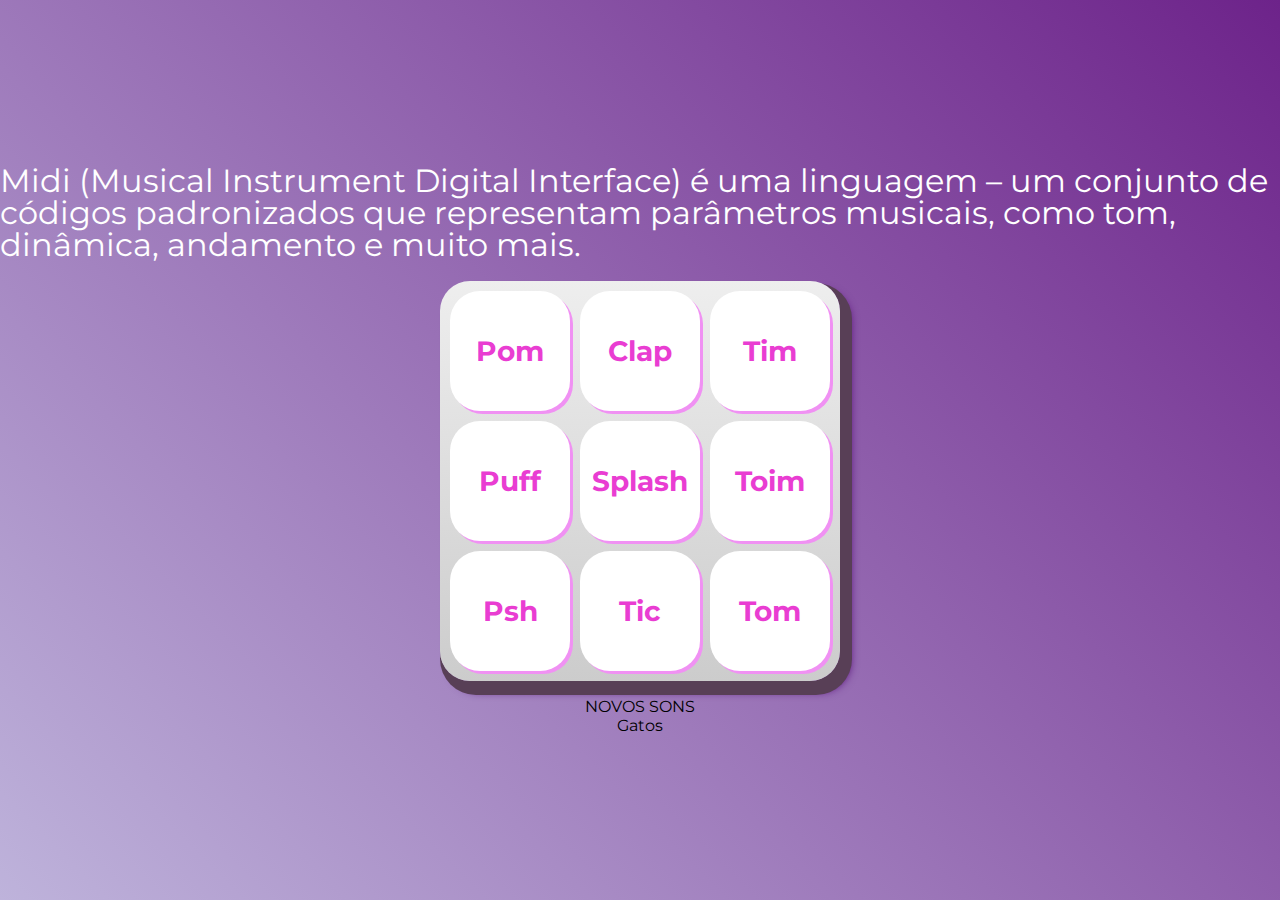
<file: index.html>
<!DOCTYPE html>
<html lang="pt-BR">
<head>
    <meta charset="UTF-8">
    <meta http-equiv="X-UA-Compatible" content="IE=edge">
    <meta name="viewport" content="width=device-width, initial-scale=1.0">

    <title> MIDI</title>

    <link rel="preconnect" href="https://fonts.googleapis.com">
    <link rel="preconnect" href="https://fonts.gstatic.com" crossorigin>
    <link href="https://fonts.googleapis.com/css2?family=Montserrat:wght@500;600&display=swap" rel="stylesheet">

    <link rel="icon" type="image/png" href="images/bateria.png">
    <link rel="stylesheet" href="css/reset.css">
    <link rel="stylesheet" href="css/estilos.css">

</head>
<body>

    <h1>Midi (Musical Instrument Digital Interface) é uma linguagem – um conjunto de códigos padronizados que representam parâmetros musicais, como tom, dinâmica, andamento e muito mais.</h1>
    

    <section class="teclado">
        <button onclick="tocaSomPom()" class="tecla tecla_pom">Pom</button>
        <button onclick="tocaSomClap()" class="tecla tecla_clap">Clap</button>
        <button onclick="tocaSomTim()" class="tecla tecla_tim">Tim</button>

        <button onclick="tocaSomPuff()" class="tecla tecla_puff">Puff</button>
        <button onclick="tocaSomSplash()" class="tecla tecla_splash">Splash</button>
        <button onclick="tocaSomToim()" class="tecla tecla_toim">Toim</button>

        <button onclick="tocaSomPsh()" class="tecla tecla_psh">Psh</button>
        <button onclick="tocaSomTic()" class="tecla tecla_tic">Tic</button>
        <button onclick="tocaSomTom()" class="tecla tecla_tom">Tom</button>
    </section>

    <audio src="sounds/keyq.wav" id="som_tecla_pom"></audio>
    <audio src="sounds/keyw.wav" id="som_tecla_clap"></audio>
    <audio src="sounds/keye.wav" id="som_tecla_tim"></audio>
    <audio src="sounds/keya.wav" id="som_tecla_puff"></audio>
    <audio src="sounds/keys.wav" id="som_tecla_splash"></audio>
    <audio src="sounds/keyd.wav" id="som_tecla_toim"></audio>
    <audio src="sounds/keyz.wav" id="som_tecla_psh"></audio>
    <audio src="sounds/keyx.wav" id="som_tecla_tic"></audio>
    <audio src="sounds/keyc.wav" id="som_tecla_tom"></audio>
    <script src="main.js"></script>
    <br>
    <button><a href="novosons.html">NOVOS SONS</a></button>
    <button><a href="index copy.html">Gatos</a></button>


</body>
</html>
</file>
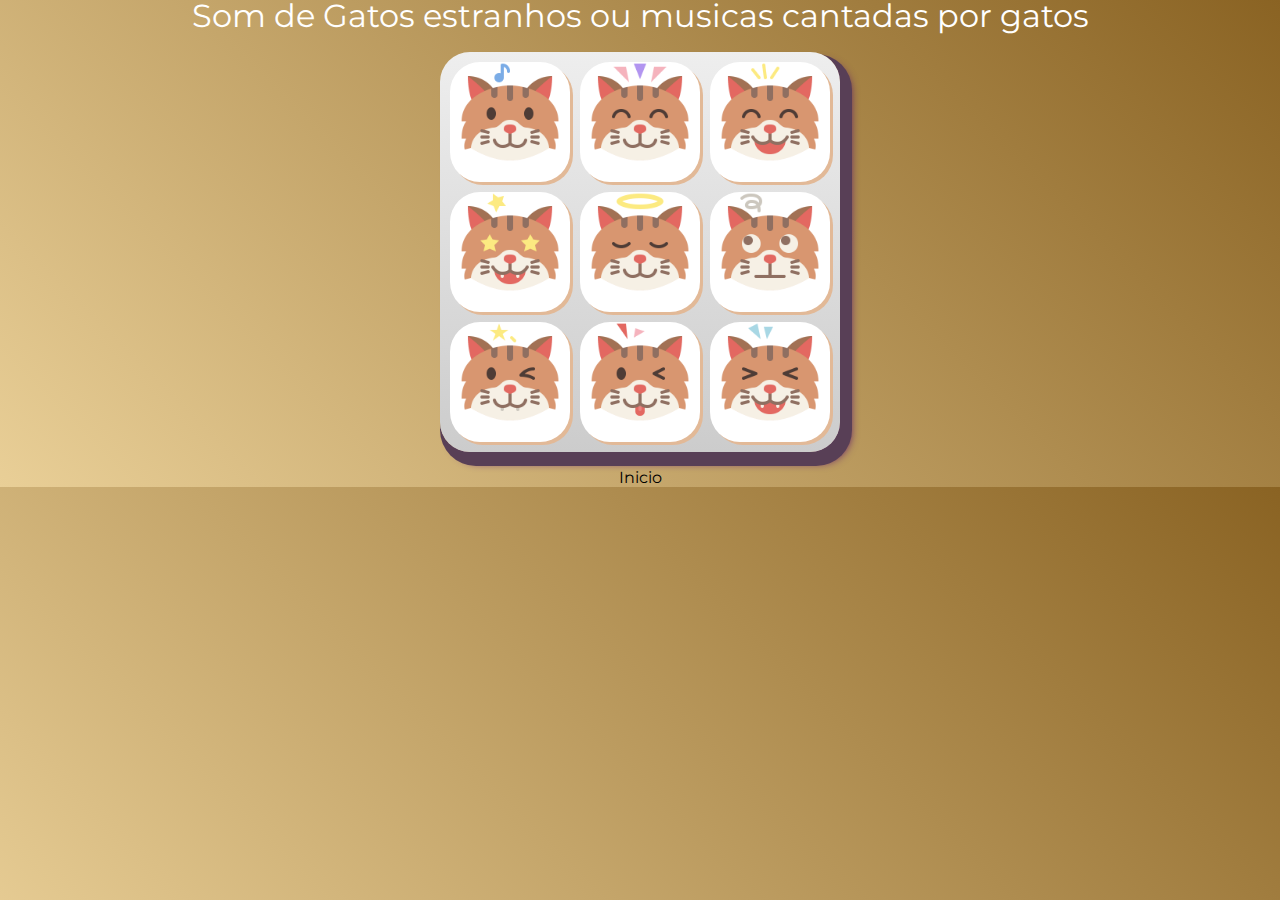
<file: index copy.html>
<!DOCTYPE html>
<html lang="pt-BR">
<head>
    <meta charset="UTF-8">
    <meta http-equiv="X-UA-Compatible" content="IE=edge">
    <meta name="viewport" content="width=device-width, initial-scale=1.0">

    <title> MIDI</title>

    <link rel="preconnect" href="https://fonts.googleapis.com">
    <link rel="preconnect" href="https://fonts.gstatic.com" crossorigin>
    <link href="https://fonts.googleapis.com/css2?family=Montserrat:wght@500;600&display=swap" rel="stylesheet">

    <link rel="icon" type="image/png" href="images/bateria.png">
    <link rel="stylesheet" href="css/reset copy.css">
    <link rel="stylesheet" href="css/estilos copy 2.css">

</head>
<body>

    <h1>Som de Gatos estranhos ou musicas cantadas por gatos</h1>
    

    <section class="teclado">
        <button onclick="tocaSomPom()" class="tecla tecla_pom"><img src="images/sorriso.png" style="width: 100px;"></button>
        <button onclick="tocaSomClap()" class="tecla tecla_clap"><img src="images/feliz.png" style="width: 100px;"></button>
        <button onclick="tocaSomTim()" class="tecla tecla_tim"><img src="images/sorrindo.png" style="width: 100px;"></button>

        <button onclick="tocaSomPuff()" class="tecla tecla_puff"><img src="images/surpreendente.png" style="width: 100px;""></button>
        <button onclick="tocaSomSplash()" class="tecla tecla_splash"><img src="images/anjo.png" style="width: 100px;"></button>
        <button onclick="tocaSomToim()" class="tecla tecla_toim"><img src="images/entediado.png" style="width: 100px;"></button>

        <button onclick="tocaSomPsh()" class="tecla tecla_psh"><img src="images/piscando.png" style="width: 100px;"></button>
        <button onclick="tocaSomTic()" class="tecla tecla_tic"><img src="images/provocacao.png" style=" width: 100px;"></button>
        <button onclick="tocaSomTom()" class="tecla tecla_tom"><img src="images/rindo.png" style="width: 100px;"></button>
    </section>

    <audio src="sounds/space-cats-magic-fly.mp3" id="som_tecla_pom"></audio>
    <audio src="sounds/scatman-john-ski-ba-bop-ba-dop-bop.mp3" id="som_tecla_clap"></audio>
    <audio src="sounds/MAXWELL PHONK_KDaSwmNJMX0.mp3" id="som_tecla_tim"></audio>
    <audio src="sounds/YouTube_9xEvh1ForDE.mp3" id="som_tecla_puff"></audio>
    <audio src="sounds/ту ту ту ту ту ту ту ту ту ту ту ту ту ту ту ту ту ту ту ту ту ту ту ту.mp3" id="som_tecla_splash"></audio>
    <audio src="sounds/El gato song cute 🥰.mp3" id="som_tecla_toim"></audio>
    <audio src="sounds/Happy Happy Song velocized 32x_ATulXvTNG6Y.mp3" id="som_tecla_psh"></audio>
    <audio src="sounds/meow meow meow meow meow_Hweqfxsrgac.mp3" id="som_tecla_tic"></audio>
    <audio src="sounds/Meow_0fekTeVXMCM.mp3" id="som_tecla_tom"></audio>
    <script src="main.js"></script>
    <br>
    <button><a href="index.html">Inicio</a></button>


</body>
</html>
</file>
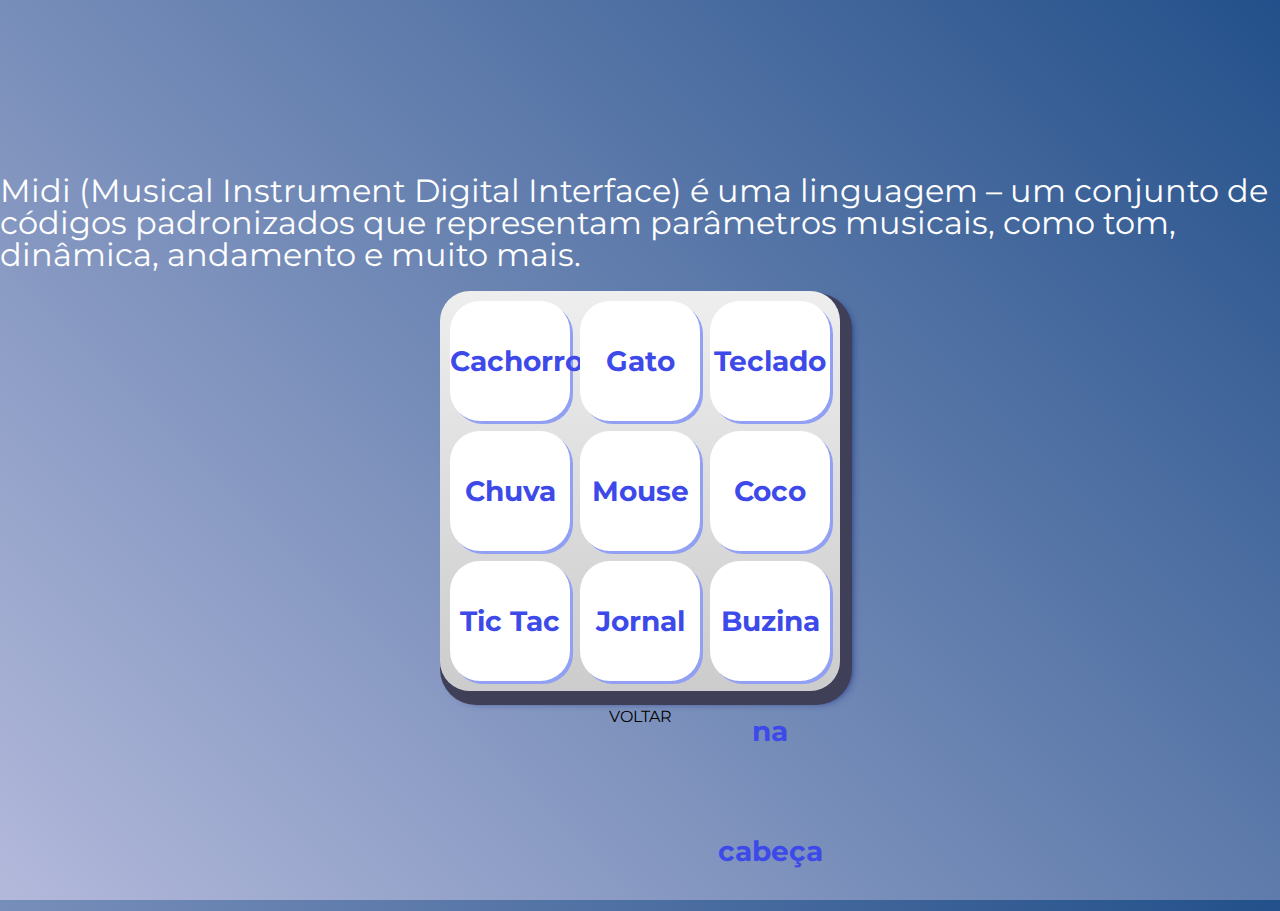
<file: novosons.html>
<!DOCTYPE html>
<html lang="pt-BR">
<head>
    <meta charset="UTF-8">
    <meta http-equiv="X-UA-Compatible" content="IE=edge">
    <meta name="viewport" content="width=device-width, initial-scale=1.0">

    <title> MIDI</title>

    <link rel="preconnect" href="https://fonts.googleapis.com">
    <link rel="preconnect" href="https://fonts.gstatic.com" crossorigin>
    <link href="https://fonts.googleapis.com/css2?family=Montserrat:wght@500;600&display=swap" rel="stylesheet">

    <link rel="icon" type="image/png" href="images/bateria.png">
    <link rel="stylesheet" href="css/resetcopy.css">
    <link rel="stylesheet" href="css/estiloscopy.css">

    

</head>
<body>

    <h1>Midi (Musical Instrument Digital Interface) é uma linguagem – um conjunto de códigos padronizados que representam parâmetros musicais, como tom, dinâmica, andamento e muito mais.</h1>

    <section class="teclado">
        <button onclick="tocaSomPom()" class="tecla tecla_pom">Cachorro</button>
        <button onclick="tocaSomClap()" class="tecla tecla_clap">Gato</button>
        <button onclick="tocaSomTim()" class="tecla tecla_tim">Teclado</button>

        <button onclick="tocaSomPuff()" class="tecla tecla_puff">Chuva</button>
        <button onclick="tocaSomSplash()" class="tecla tecla_splash">Mouse</button>
        <button onclick="tocaSomToim()" class="tecla tecla_toim">Coco caindo na cabeça</button>

        <button onclick="tocaSomPsh()" class="tecla tecla_psh">Tic Tac</button>
        <button onclick="tocaSomTic()" class="tecla tecla_tic">Jornal</button>
        <button onclick="tocaSomTom()" class="tecla tecla_tom">Buzina</button>
    </section>

    <audio src="sounds/dog.mp3" id="som_tecla_pom"></audio>
    <audio src="sounds/gatomiando.mp3" id="som_tecla_clap"></audio>
    <audio src="sounds/title.mp3" id="som_tecla_tim"></audio>
    <audio src="sounds/title (1).mp3" id="som_tecla_puff"></audio>
    <audio src="sounds/Som de Mouse - Efeito Sonoro.mp3" id="som_tecla_splash"></audio>
    <audio src="sounds/SOM DE COCO CAINDO NA CABEÇA_VDvHEfbjboY.mp3" id="som_tecla_toim"></audio>
    <audio src="sounds/Som de Relógio Tic Tac_qV5XD28z60c.mp3" id="som_tecla_psh"></audio>
    <audio src="sounds/Som de papel   jornal_f7OIvpUR93o.mp3" id="som_tecla_tic"></audio>
    <audio src="sounds/Som De Buzina - Som De Buzina De Carros - Som De Buzina De Carro Alto_GR53P-VELEI.mp3" id="som_tecla_tom"></audio>
    <script src="main.js"></script>
    <br>
    <button><a href="index.html">VOLTAR</a></button>

</body>
</html>
</file>
<file: css/estilos.css>
:root {
  --cinza: #f091f3;
  --vermelha: #e93dd2;
  --vermelha-escura: #9630af;
  --branca: #fff;
  --luz: rgb(174, 0, 255);
}

body {
  align-items: center;
  background: linear-gradient(45deg, #beb3db 0%,#6d238a 100%);
  display: flex;
  justify-content: center;
  flex-direction: column;
  font-family: 'Montserrat', sans-serif;
  min-height: 100vh;
}

h1 {
  color: var(--branca);
  margin-bottom: 20px;
  font-size: 2rem;
}

.teclado {
  background: linear-gradient(to bottom, #eeeeee 0%,#cccccc 100%);
  box-shadow: 6px 8px 0 6px #583f56, 10px 10px 10px #4b006e;
  border-radius: 30px;
  display: grid;
  gap: 10px;
  grid-template-columns: repeat(3, 1fr);
  padding: 10px;
}

.tecla {
  background-color: var(--branca);
  border-radius: 30px;
  box-shadow: 3px 3px 0 var(--cinza);
  color: var(--vermelha);
  cursor: pointer;
  height: 120px;
  font-size: 1.75em;
  font-weight: bold;
  line-height: 120px;
  text-align: center;
  width: 120px;
}

.tecla.ativa,
.tecla:active {
  background-color: var(--vermelha);
  border: 4px solid  var(--vermelha);
  box-shadow: 3px 3px 0 var(--vermelha-escura) inset;
  color: var(--branca);
  outline: none;
}

.tecla.focus,
.tecla:focus {
  outline: none;
  box-shadow: 1px 1px 10px var(--luz);
}

.tecla.active:focus,
.tecla:active:focus {
  box-shadow: 3px 3px 0 var(--vermelha-escura) inset, 1px 1px 10px var(--luz);
}
</file>
<file: css/estilos copy 2.css>
:root {
  --cinza: #e2b997;
  --vermelha: #e9bc4b;
  --vermelha-escura: #ddec09;
  --branca: #fff;
  --luz: rgb(255, 247, 0);
}

body {
  align-items: center;
  background: linear-gradient(45deg, #e9cf97 0%,#8a6323 100%);
  display: flex;
  justify-content: center;
  flex-direction: column;
  font-family: 'Montserrat', sans-serif;
  min-height: 50vh;
}



h1 {
  color: var(--branca);
  margin-bottom: 20px;
  font-size: 2rem;
}

.teclado {
  background: linear-gradient(to bottom, #eeeeee 0%,#cccccc 100%);
  box-shadow: 6px 8px 0 6px #583f56, 10px 10px 10px #4b006e;
  border-radius: 30px;
  display: grid;
  gap: 10px;
  grid-template-columns: repeat(3, 1fr);
  padding: 10px;
}

.tecla {
  background-color: var(--branca);
  border-radius: 30px;
  box-shadow: 3px 3px 0 var(--cinza);
  color: var(--vermelha);
  cursor: pointer;
  height: 120px;
  font-size: 1.75em;
  font-weight: bold;
  line-height: 120px;
  text-align: center;
  width: 120px;
}

.tecla.ativa,
.tecla:active {
  background-color: var(--vermelha);
  border: 4px solid  var(--vermelha);
  box-shadow: 3px 3px 0 var(--vermelha-escura) inset;
  color: var(--branca);
  outline: none;
}

.tecla.focus,
.tecla:focus {
  outline: none;
  box-shadow: 1px 1px 10px var(--luz);
}

.tecla.active:focus,
.tecla:active:focus {
  box-shadow: 3px 3px 0 var(--vermelha-escura) inset, 1px 1px 10px var(--luz);
}
</file>
<file: css/estiloscopy.css>
:root {
  --cinza: #91a0f3;
  --vermelha: #3d49e9;
  --vermelha-escura: #3230af;
  --branca: #fff;
  --luz: rgb(0, 4, 255);
}

body {
  align-items: center;
  background: linear-gradient(45deg, #b3b9db 0%,#23508a 100%);
  display: flex;
  justify-content: center;
  flex-direction: column;
  font-family: 'Montserrat', sans-serif;
  min-height: 100vh;
}

h1 {
  color: var(--branca);
  margin-bottom: 20px;
  font-size: 2rem;
}

.teclado {
  background: linear-gradient(to bottom, #eeeeee 0%,#cccccc 100%);
  box-shadow: 6px 8px 0 6px #3f3f58, 10px 10px 10px #00146e;
  border-radius: 30px;
  display: grid;
  gap: 10px;
  grid-template-columns: repeat(3, 1fr);
  padding: 10px;
}

.tecla {
  background-color: var(--branca);
  border-radius: 30px;
  box-shadow: 3px 3px 0 var(--cinza);
  color: var(--vermelha);
  cursor: pointer;
  height: 120px;
  font-size: 1.75em;
  font-weight: bold;
  line-height: 120px;
  text-align: center;
  width: 120px;
}

.tecla.ativa,
.tecla:active {
  background-color: var(--vermelha);
  border: 4px solid  var(--vermelha);
  box-shadow: 3px 3px 0 var(--vermelha-escura) inset;
  color: var(--branca);
  outline: none;
}

.tecla.focus,
.tecla:focus {
  outline: none;
  box-shadow: 1px 1px 10px var(--luz);
}

.tecla.active:focus,
.tecla:active:focus {
  box-shadow: 3px 3px 0 var(--vermelha-escura) inset, 1px 1px 10px var(--luz);
}
</file>
<file: css/reset copy.css>
* {
	box-sizing: border-box;
}

html, body, div, span, applet, object, iframe,
h1, h2, h3, h4, h5, h6, p, blockquote, pre,
a, abbr, acronym, address, big, cite, code,
del, dfn, em, img, ins, kbd, q, s, samp,
small, strike, strong, sub, sup, tt, var,
b, u, i, center,
dl, dt, dd, ol, ul, li,
fieldset, form, label, legend,
table, caption, tbody, tfoot, thead, tr, th, td,
article, aside, canvas, details, embed, 
figure, figcaption, footer, header, hgroup, 
menu, nav, output, ruby, section, summary,
time, mark, audio, video {
	margin: 0;
	padding: 0;
	border: 0;
	font-size: 90%;
	font: inherit;
	vertical-align: baseline;
}

article, aside, details, figcaption, figure, 
footer, header, hgroup, menu, nav, section {
	display: block;
}
body {
	line-height: 1;
}
ol, ul {
	list-style: none;
}
blockquote, q {
	quotes: none;
}
blockquote:before, blockquote:after,
q:before, q:after {
	content: '';
	content: none;
}
table {
	border-collapse: collapse;
	border-spacing: 0;
}

a {
	color: inherit;
	text-decoration: none;
}

img {
	width: inherit;
}

button {
	font-family: inherit;
	font-size: inherit;
	color: inherit;
	font-weight: inherit;
	padding: 0;
	border: none;
	background-color: unset;
}

input {
	border: none;
	color: inherit;
	font-size: inherit;
	font-weight: inherit;
	font-family: inherit;
}

textarea {
	border: none;
	color: inherit;
	font-size: inherit;
	font-weight: inherit;
	font-family: inherit;
}

select {
	border: none;
	color: inherit;
	font-size: inherit;
	font-weight: inherit;
	font-family: inherit;
}
</file>
<file: css/resetcopy.css>
* {
	box-sizing: border-box;
}

html, body, div, span, applet, object, iframe,
h1, h2, h3, h4, h5, h6, p, blockquote, pre,
a, abbr, acronym, address, big, cite, code,
del, dfn, em, img, ins, kbd, q, s, samp,
small, strike, strong, sub, sup, tt, var,
b, u, i, center,
dl, dt, dd, ol, ul, li,
fieldset, form, label, legend,
table, caption, tbody, tfoot, thead, tr, th, td,
article, aside, canvas, details, embed, 
figure, figcaption, footer, header, hgroup, 
menu, nav, output, ruby, section, summary,
time, mark, audio, video {
	margin: 0;
	padding: 0;
	border: 0;
	font-size: 100%;
	font: inherit;
	vertical-align: baseline;
}

article, aside, details, figcaption, figure, 
footer, header, hgroup, menu, nav, section {
	display: block;
}
body {
	line-height: 1;
}
ol, ul {
	list-style: none;
}
blockquote, q {
	quotes: none;
}
blockquote:before, blockquote:after,
q:before, q:after {
	content: '';
	content: none;
}
table {
	border-collapse: collapse;
	border-spacing: 0;
}

a {
	color: inherit;
	text-decoration: none;
}

img {
	width: inherit;
}

button {
	font-family: inherit;
	font-size: inherit;
	color: inherit;
	font-weight: inherit;
	padding: 0;
	border: none;
	background-color: unset;
}

input {
	border: none;
	color: inherit;
	font-size: inherit;
	font-weight: inherit;
	font-family: inherit;
}

textarea {
	border: none;
	color: inherit;
	font-size: inherit;
	font-weight: inherit;
	font-family: inherit;
}

select {
	border: none;
	color: inherit;
	font-size: inherit;
	font-weight: inherit;
	font-family: inherit;
}
</file>
